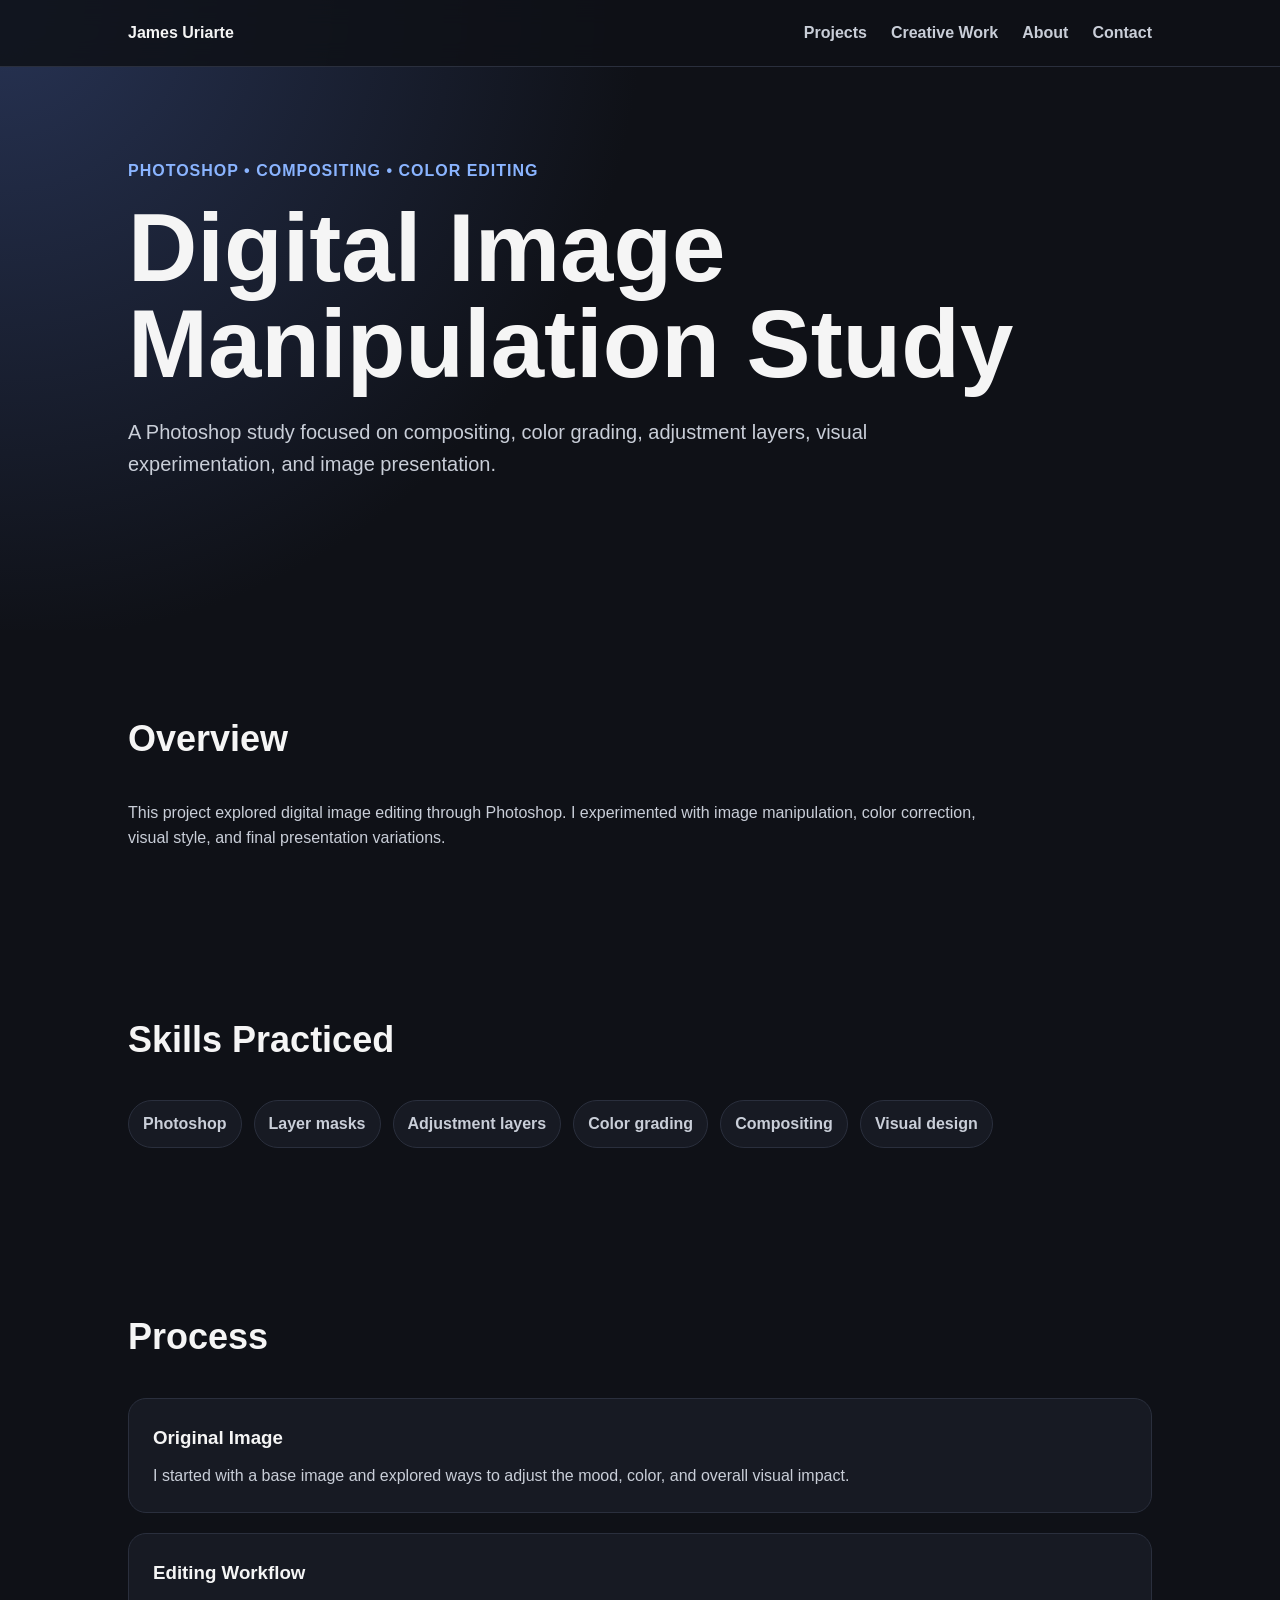
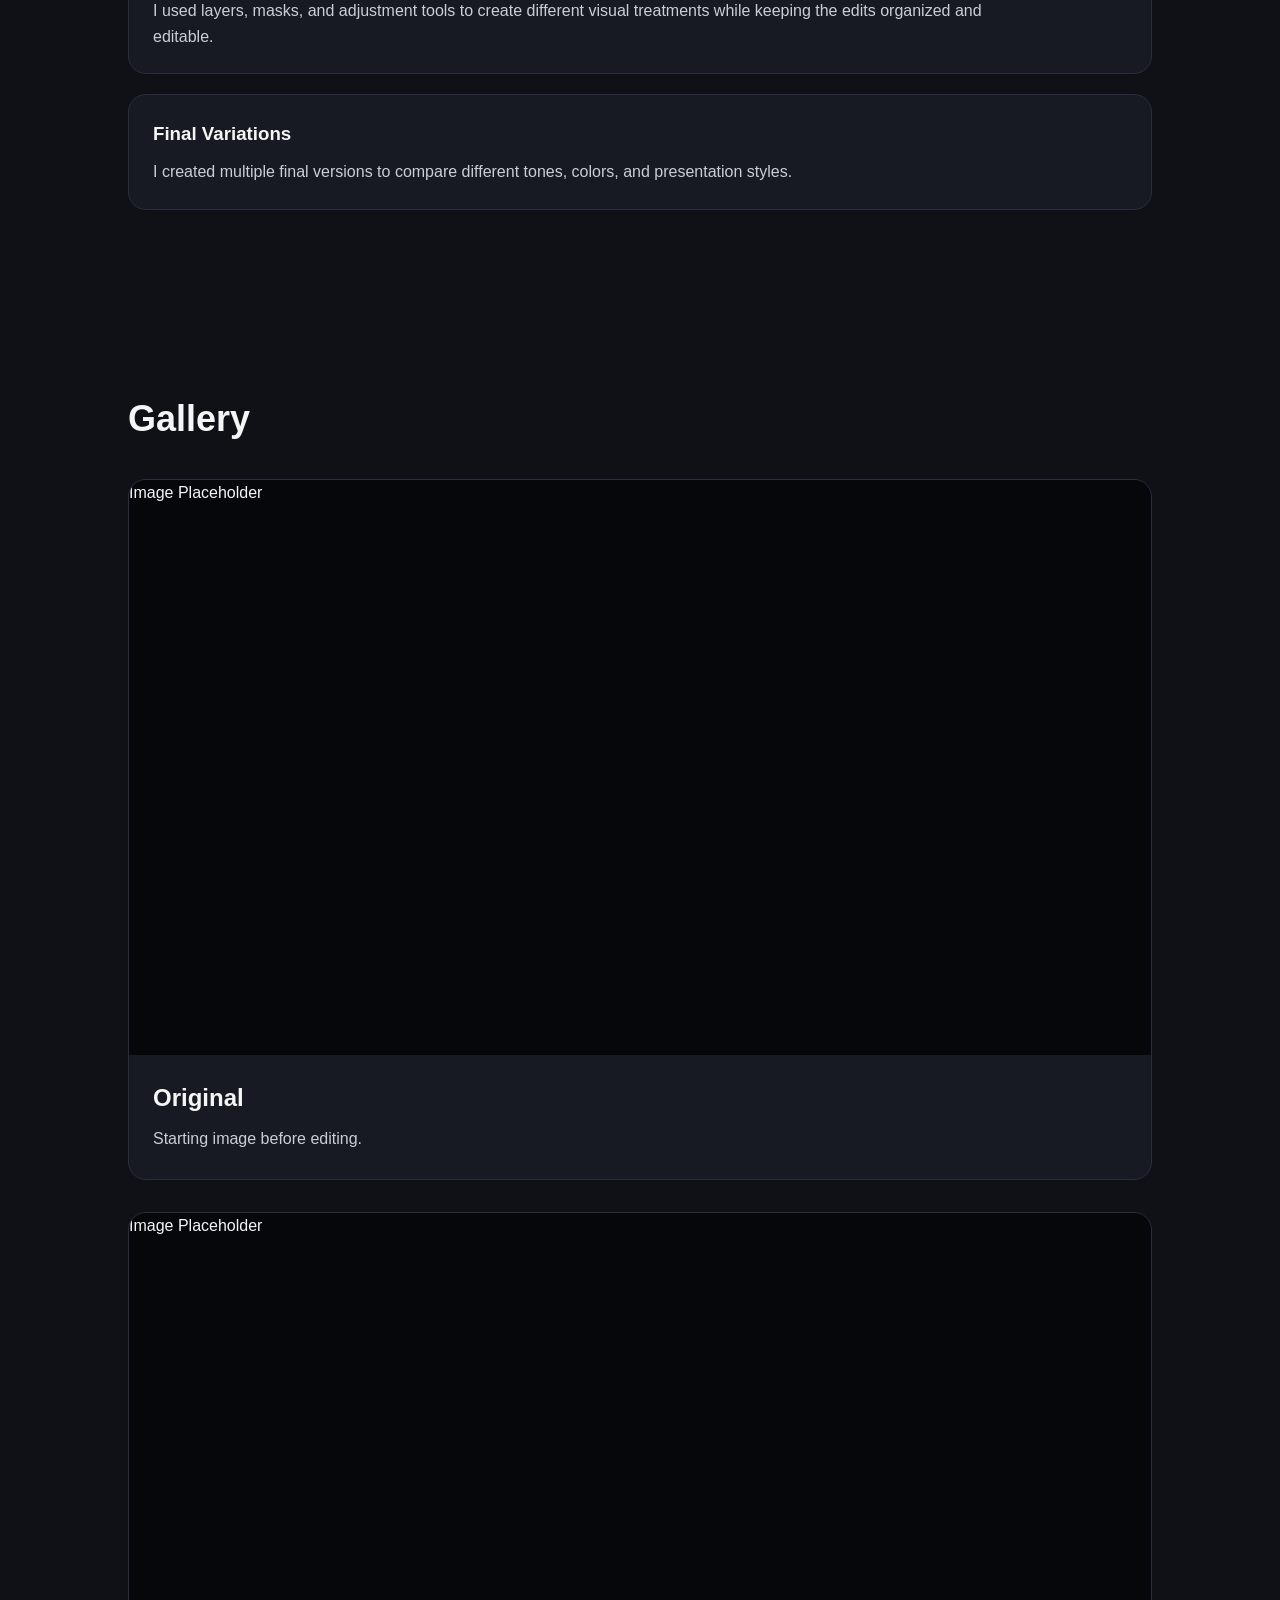
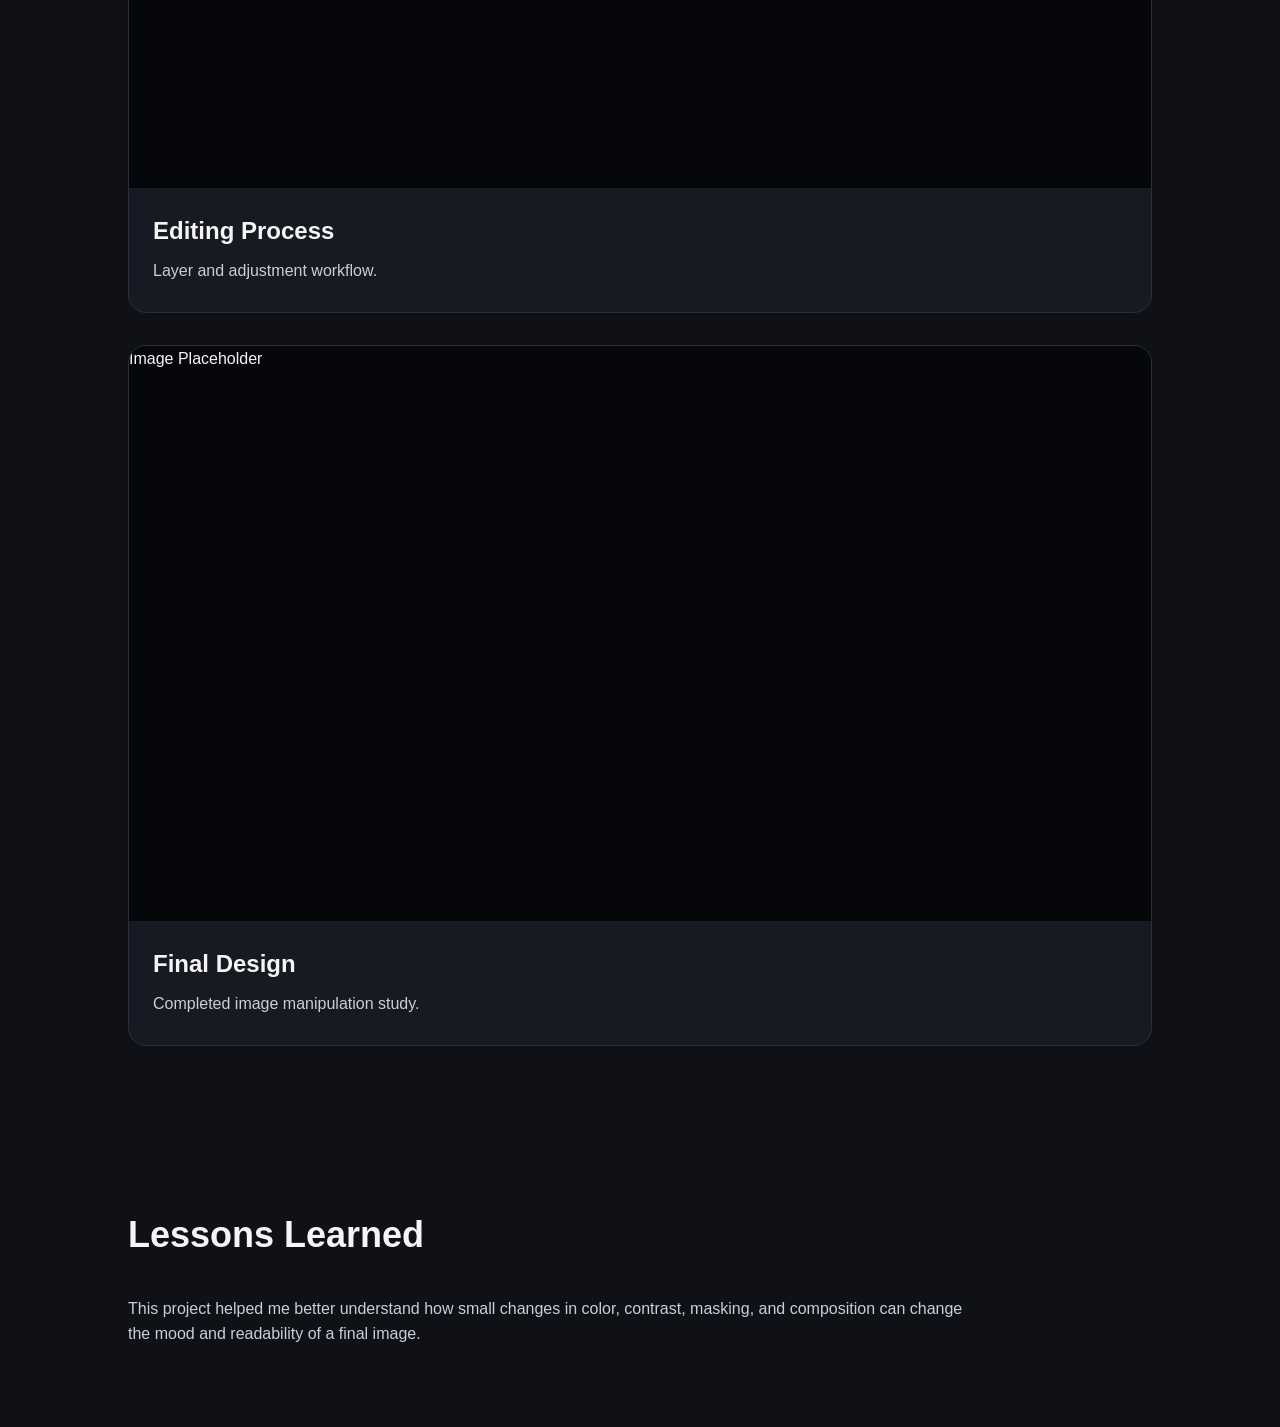
<file: projects/digital-image-manipulation.html>
<!DOCTYPE html>
<html lang="en">
<head>
  <meta charset="UTF-8" />
  <meta name="viewport" content="width=device-width, initial-scale=1.0" />
  <title>Digital Image Manipulation Study | James Uriarte</title>
  <link rel="stylesheet" href="../style.css" />
</head>
<body>
  <nav class="navbar">
    <a href="../index.html" class="logo">James Uriarte</a>

    <div class="nav-links">
      <a href="../index.html#projects">Projects</a>
      <a href="../index.html#creative-work">Creative Work</a>
      <a href="../index.html#about">About</a>
      <a href="../index.html#contact">Contact</a>
    </div>
  </nav>

  <header class="hero project-hero">
    <p class="eyebrow">Photoshop • Compositing • Color Editing</p>
    <h1>Digital Image Manipulation Study</h1>
    <p class="hero-text">
      A Photoshop study focused on compositing, color grading, adjustment layers,
      visual experimentation, and image presentation.
    </p>
  </header>

  <main>
    <section class="section">
      <h2>Overview</h2>
      <p>
        This project explored digital image editing through Photoshop. I experimented with
        image manipulation, color correction, visual style, and final presentation variations.
      </p>
    </section>

    <section class="section">
      <h2>Skills Practiced</h2>
      <div class="tag-list">
        <span>Photoshop</span>
        <span>Layer masks</span>
        <span>Adjustment layers</span>
        <span>Color grading</span>
        <span>Compositing</span>
        <span>Visual design</span>
      </div>
    </section>

    <section class="section">
      <h2>Process</h2>

      <div class="case-study-block">
        <h3>Original Image</h3>
        <p>
          I started with a base image and explored ways to adjust the mood, color, and overall
          visual impact.
        </p>
      </div>

      <div class="case-study-block">
        <h3>Editing Workflow</h3>
        <p>
          I used layers, masks, and adjustment tools to create different visual treatments while
          keeping the edits organized and editable.
        </p>
      </div>

      <div class="case-study-block">
        <h3>Final Variations</h3>
        <p>
          I created multiple final versions to compare different tones, colors, and presentation styles.
        </p>
      </div>
    </section>

    <section class="section">
      <h2>Gallery</h2>
      <div class="project-grid">
        <div class="project-card">
          <div class="project-media">Image Placeholder</div>
          <h3>Original</h3>
          <p>Starting image before editing.</p>
        </div>

        <div class="project-card">
          <div class="project-media">Image Placeholder</div>
          <h3>Editing Process</h3>
          <p>Layer and adjustment workflow.</p>
        </div>

        <div class="project-card">
          <div class="project-media">Image Placeholder</div>
          <h3>Final Design</h3>
          <p>Completed image manipulation study.</p>
        </div>
      </div>
    </section>

    <section class="section">
      <h2>Lessons Learned</h2>
      <p>
        This project helped me better understand how small changes in color, contrast, masking,
        and composition can change the mood and readability of a final image.
      </p>
    </section>
  </main>
</body>
</html>
</file>
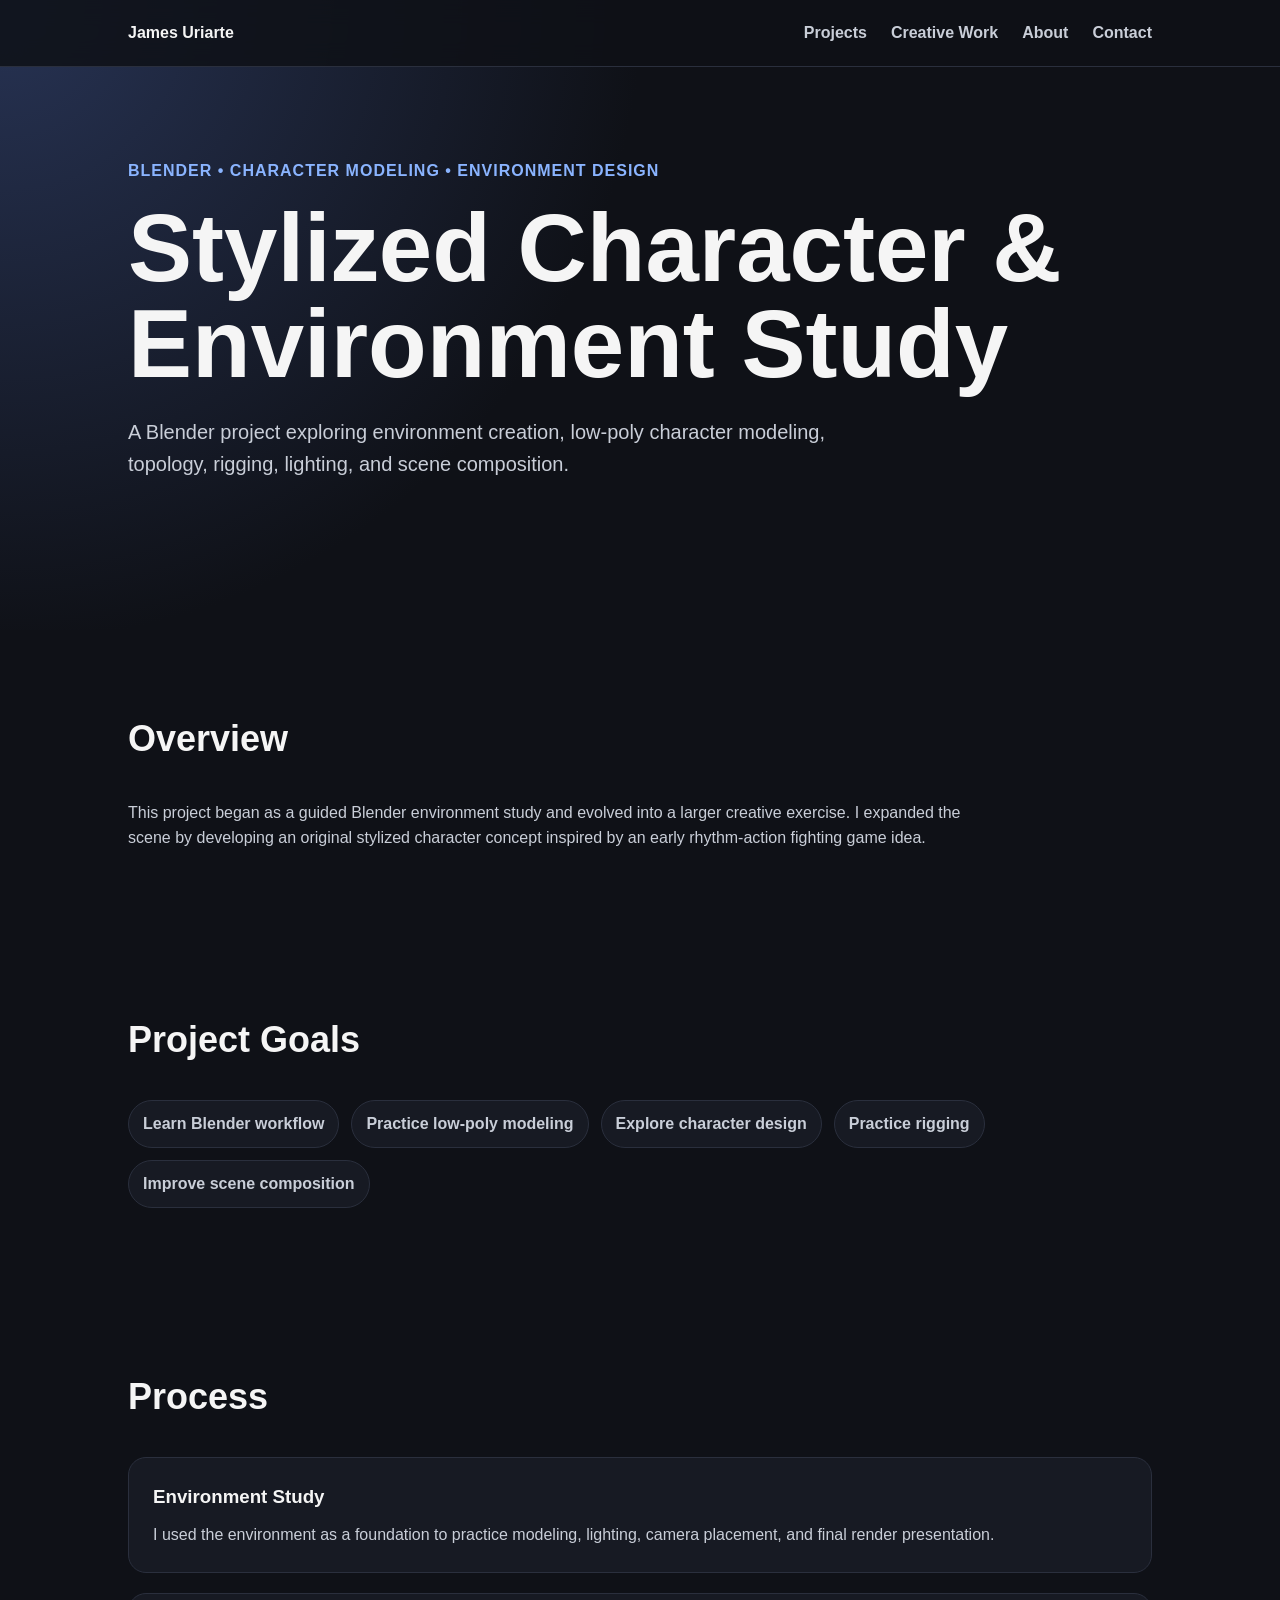
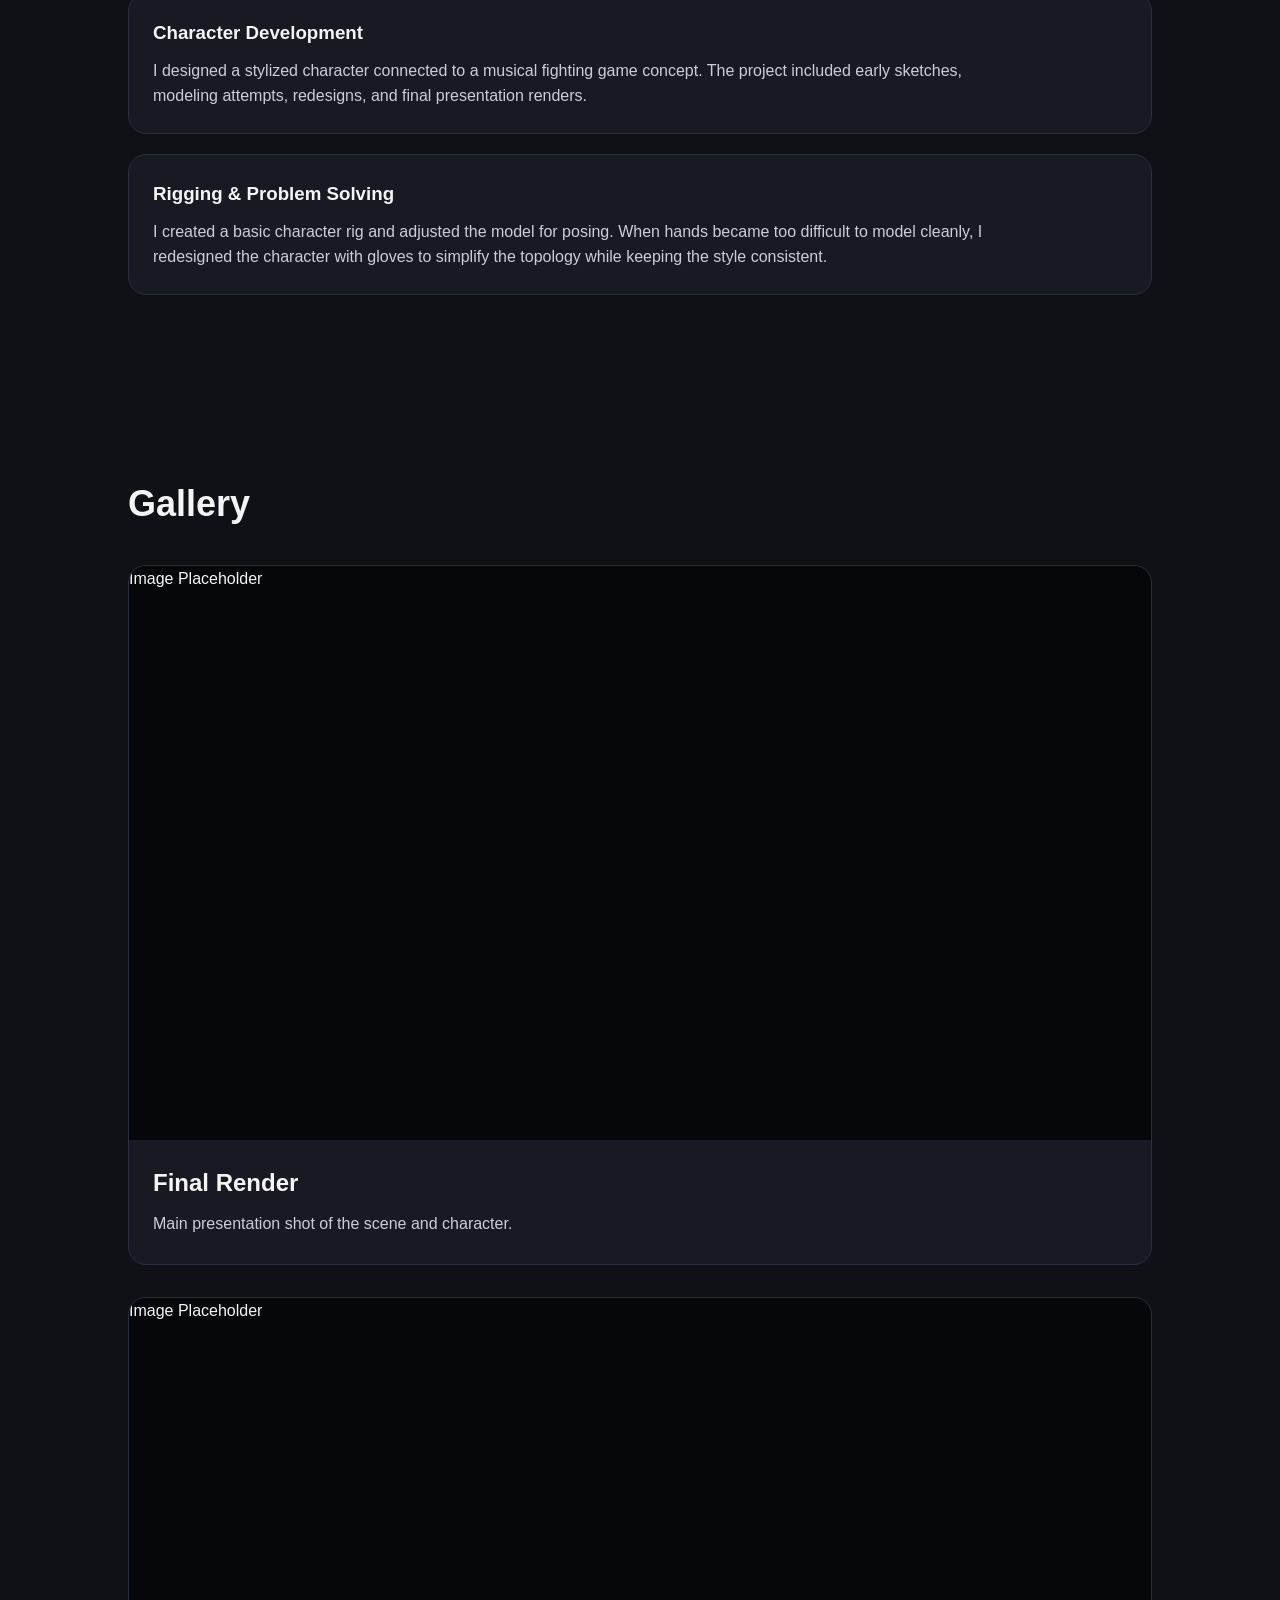
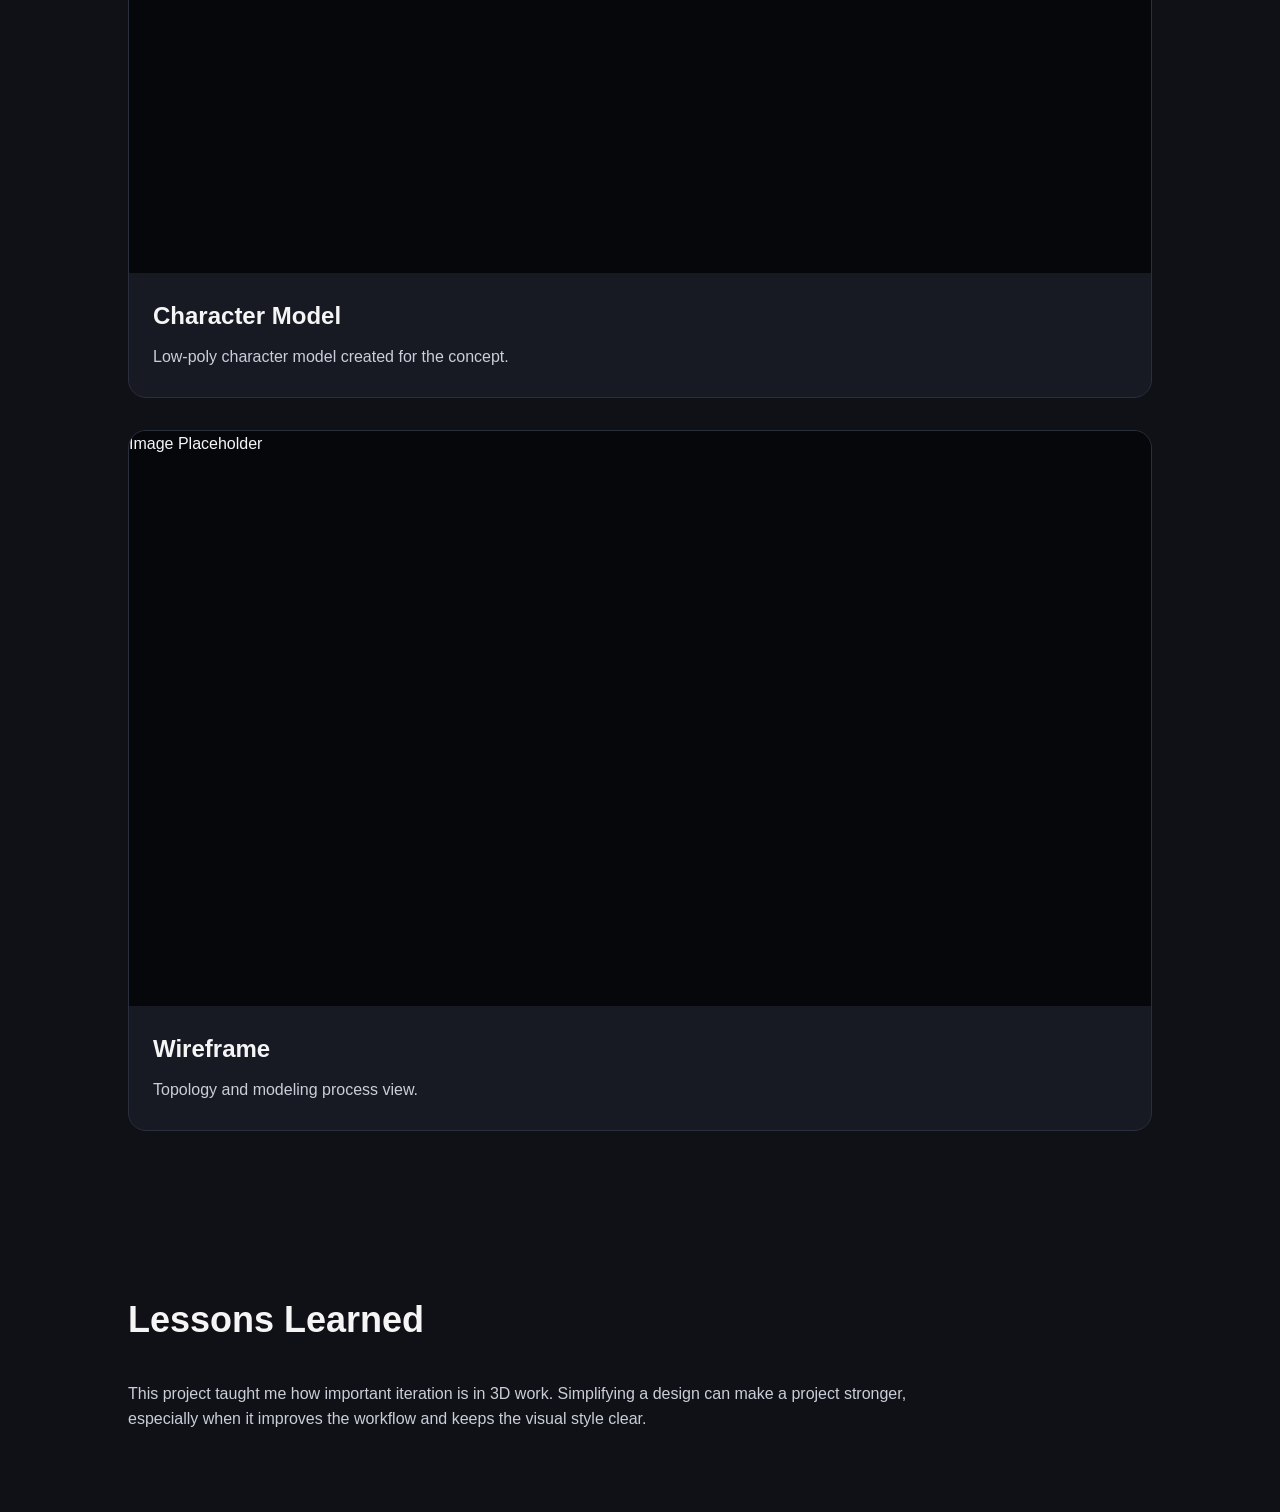
<file: projects/stylized-character-environment.html>
<!DOCTYPE html>
<html lang="en">
<head>
  <meta charset="UTF-8" />
  <meta name="viewport" content="width=device-width, initial-scale=1.0" />
  <title>Stylized Character & Environment Study | James Uriarte</title>
  <link rel="stylesheet" href="../style.css" />
</head>
<body>
  <nav class="navbar">
    <a href="../index.html" class="logo">James Uriarte</a>

    <div class="nav-links">
      <a href="../index.html#projects">Projects</a>
      <a href="../index.html#creative-work">Creative Work</a>
      <a href="../index.html#about">About</a>
      <a href="../index.html#contact">Contact</a>
    </div>
  </nav>

  <header class="hero project-hero">
    <p class="eyebrow">Blender • Character Modeling • Environment Design</p>
    <h1>Stylized Character & Environment Study</h1>
    <p class="hero-text">
      A Blender project exploring environment creation, low-poly character modeling,
      topology, rigging, lighting, and scene composition.
    </p>
  </header>

  <main>
    <section class="section">
      <h2>Overview</h2>
      <p>
        This project began as a guided Blender environment study and evolved into a larger
        creative exercise. I expanded the scene by developing an original stylized character
        concept inspired by an early rhythm-action fighting game idea.
      </p>
    </section>

    <section class="section">
      <h2>Project Goals</h2>
      <div class="tag-list">
        <span>Learn Blender workflow</span>
        <span>Practice low-poly modeling</span>
        <span>Explore character design</span>
        <span>Practice rigging</span>
        <span>Improve scene composition</span>
      </div>
    </section>

    <section class="section">
      <h2>Process</h2>

      <div class="case-study-block">
        <h3>Environment Study</h3>
        <p>
          I used the environment as a foundation to practice modeling, lighting, camera placement,
          and final render presentation.
        </p>
      </div>

      <div class="case-study-block">
        <h3>Character Development</h3>
        <p>
          I designed a stylized character connected to a musical fighting game concept. The project
          included early sketches, modeling attempts, redesigns, and final presentation renders.
        </p>
      </div>

      <div class="case-study-block">
        <h3>Rigging & Problem Solving</h3>
        <p>
          I created a basic character rig and adjusted the model for posing. When hands became too
          difficult to model cleanly, I redesigned the character with gloves to simplify the topology
          while keeping the style consistent.
        </p>
      </div>
    </section>

    <section class="section">
      <h2>Gallery</h2>
      <div class="project-grid">
        <div class="project-card">
          <div class="project-media">Image Placeholder</div>
          <h3>Final Render</h3>
          <p>Main presentation shot of the scene and character.</p>
        </div>

        <div class="project-card">
          <div class="project-media">Image Placeholder</div>
          <h3>Character Model</h3>
          <p>Low-poly character model created for the concept.</p>
        </div>

        <div class="project-card">
          <div class="project-media">Image Placeholder</div>
          <h3>Wireframe</h3>
          <p>Topology and modeling process view.</p>
        </div>
      </div>
    </section>

    <section class="section">
      <h2>Lessons Learned</h2>
      <p>
        This project taught me how important iteration is in 3D work. Simplifying a design can make
        a project stronger, especially when it improves the workflow and keeps the visual style clear.
      </p>
    </section>
  </main>
</body>
</html>
</file>
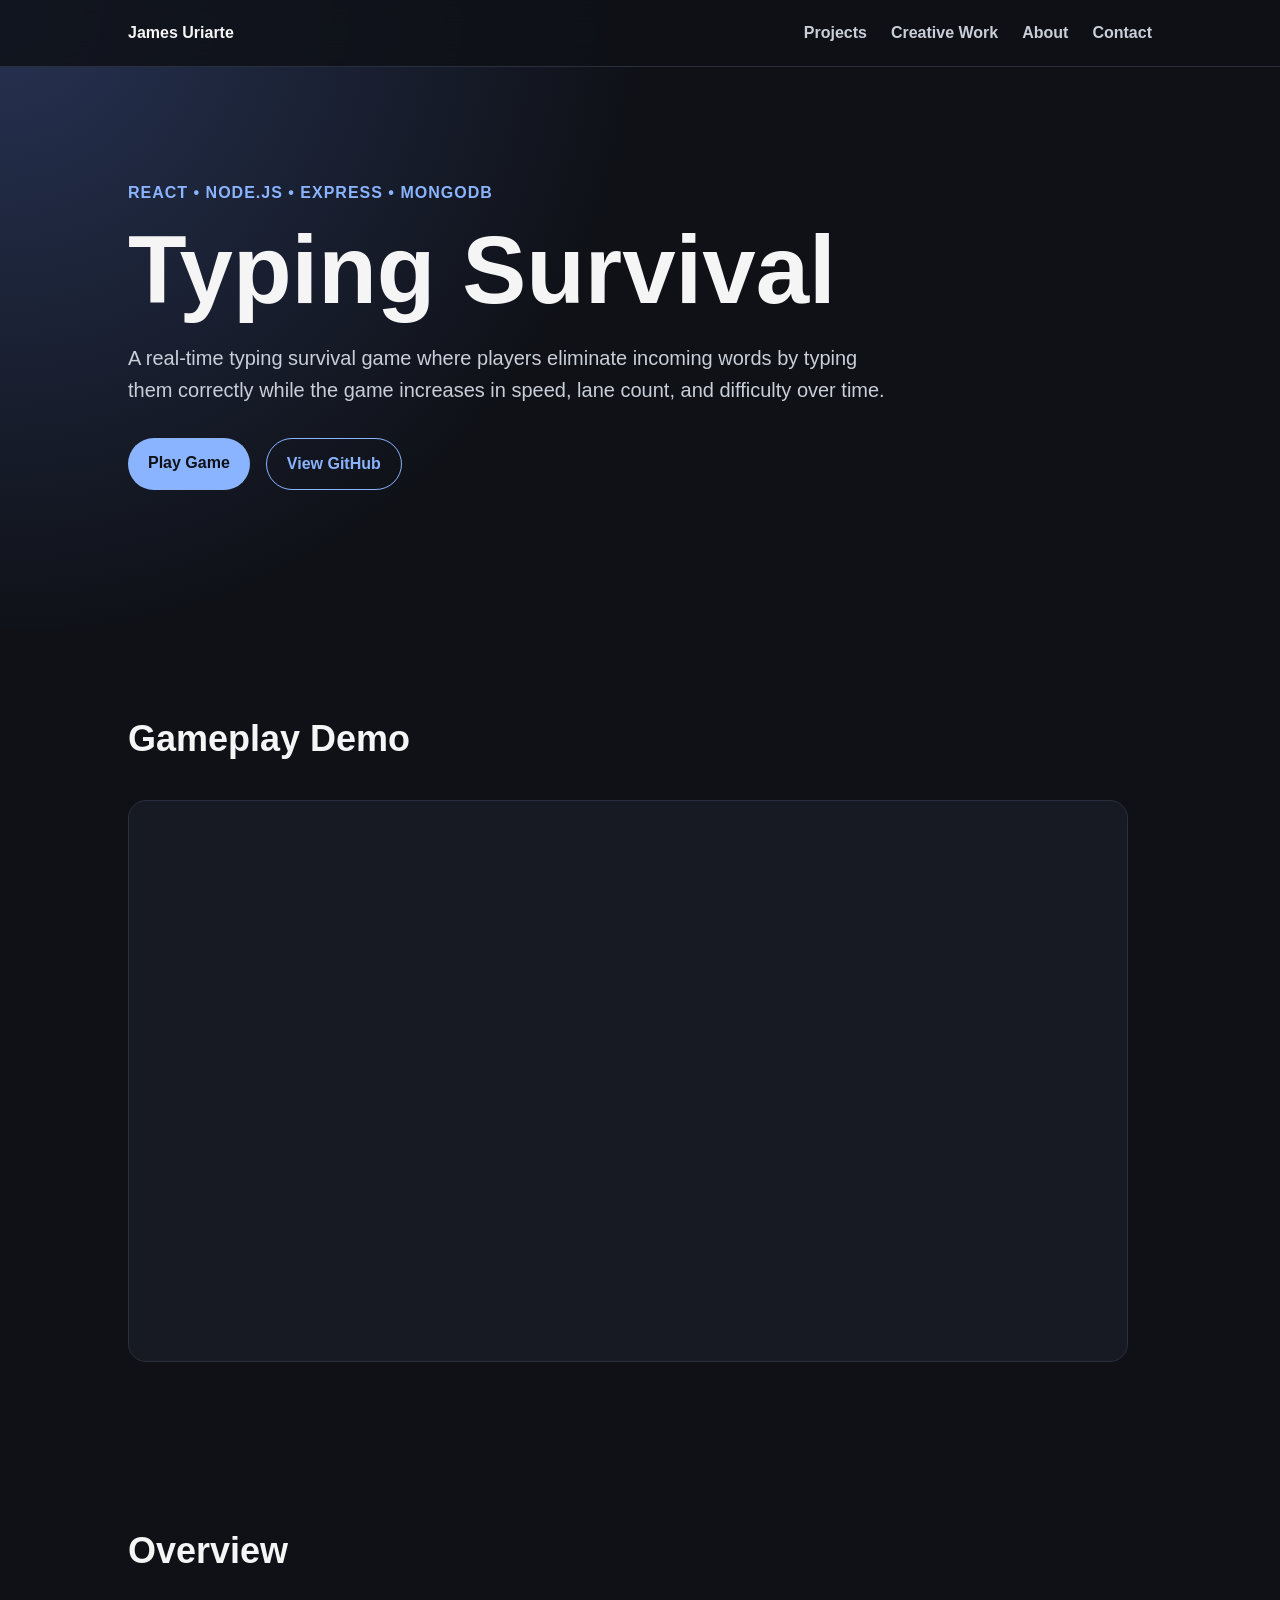
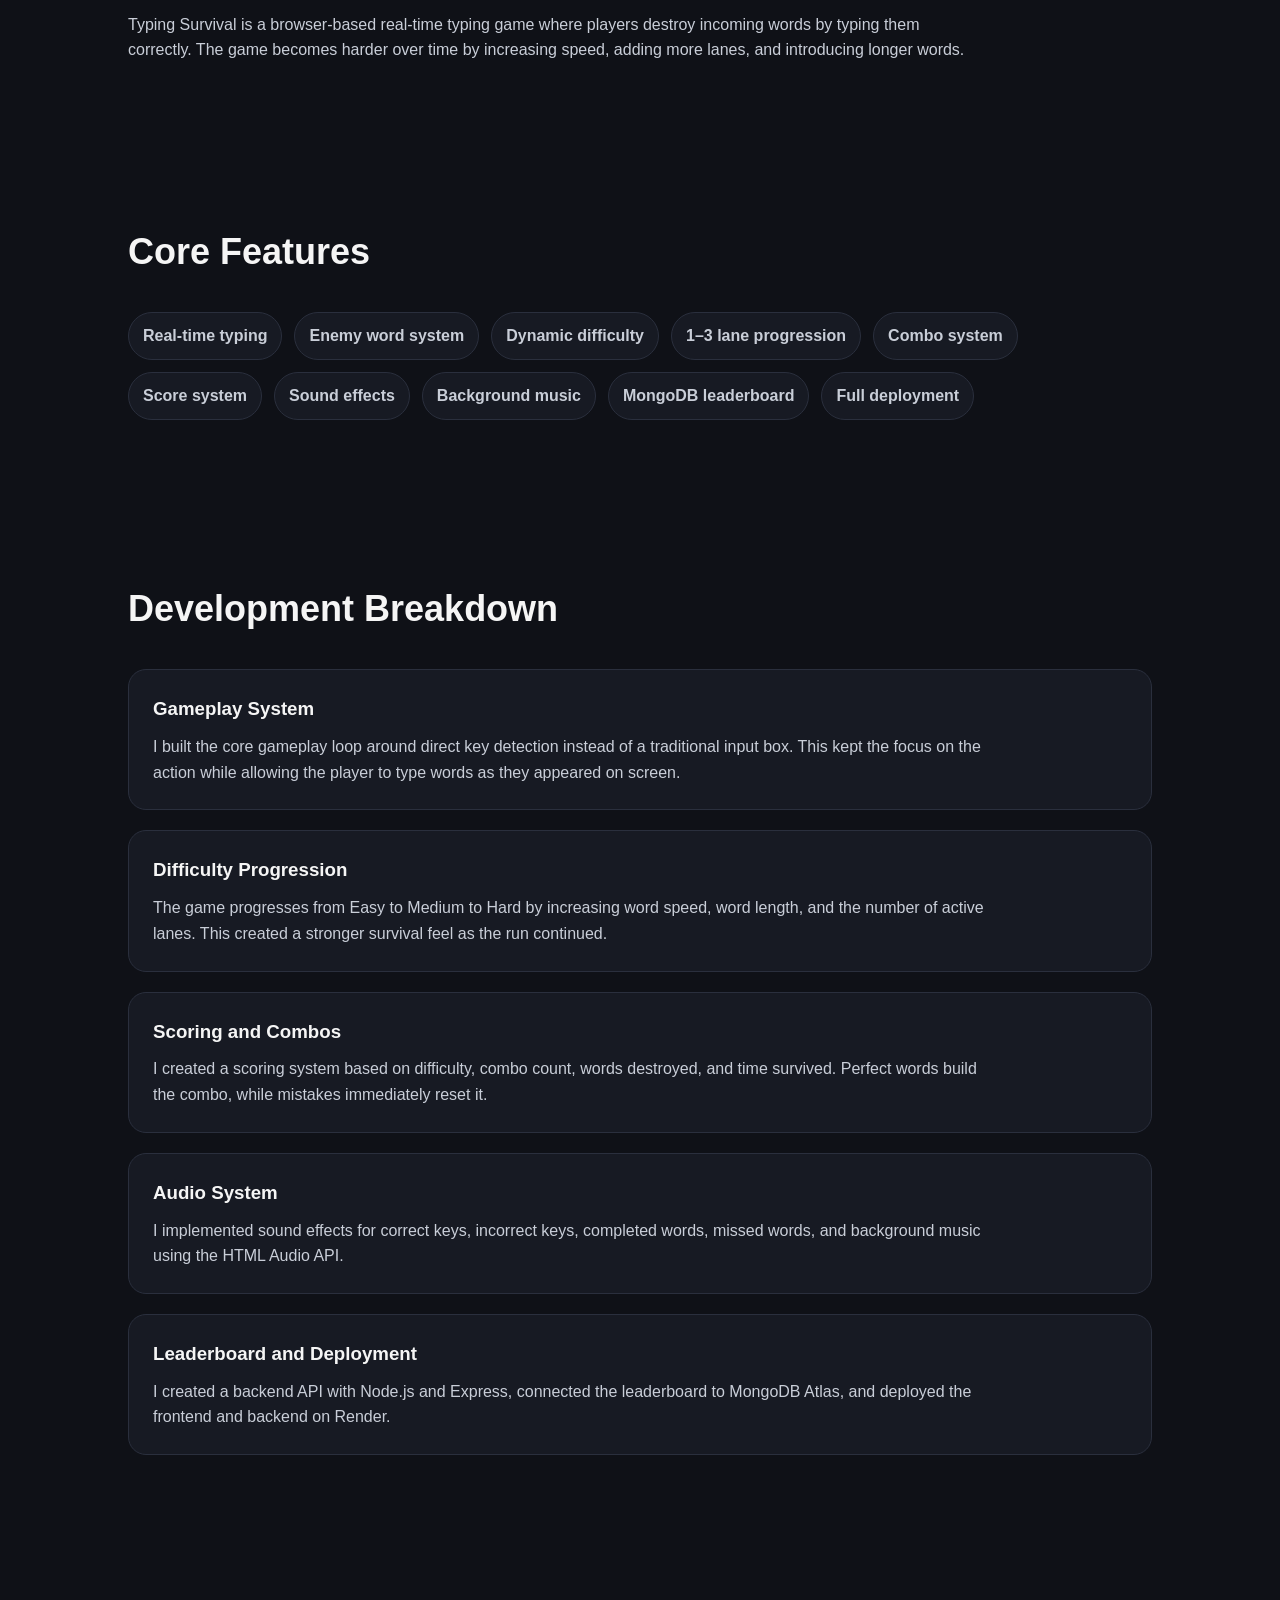
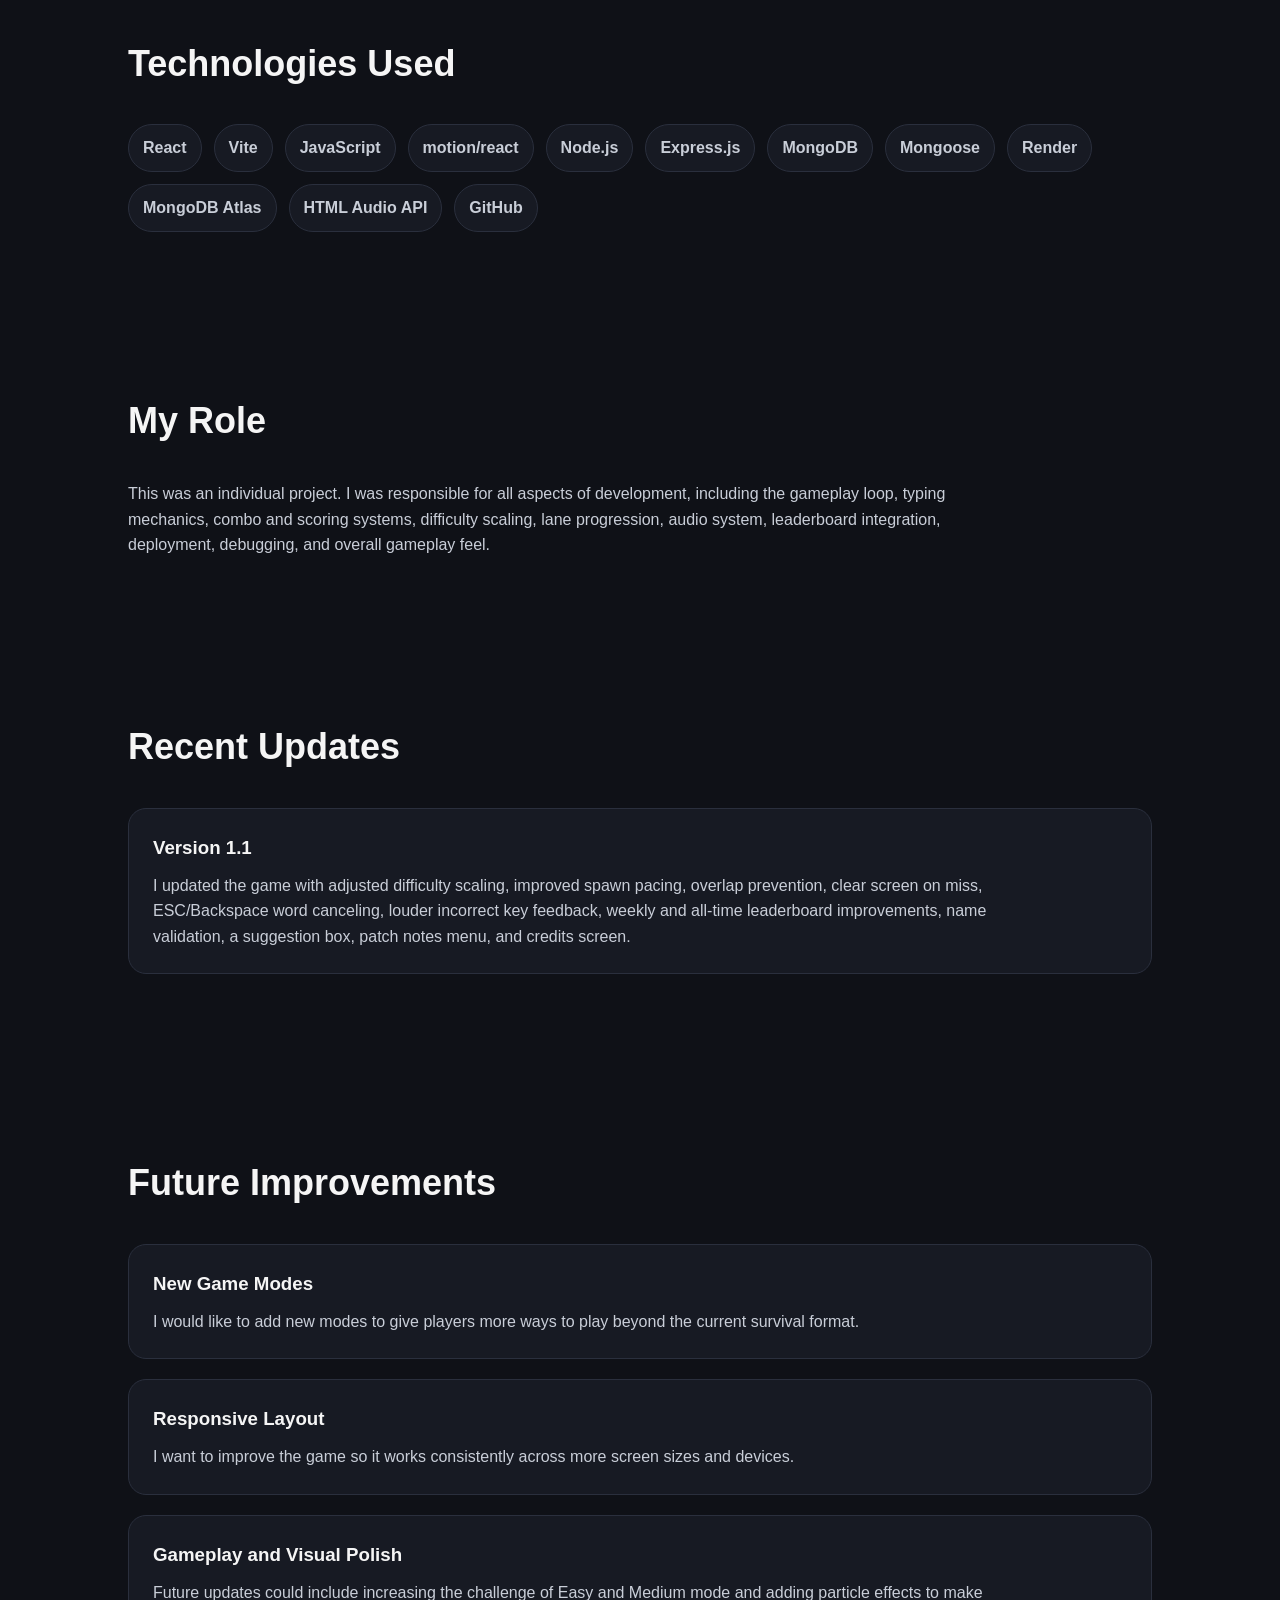
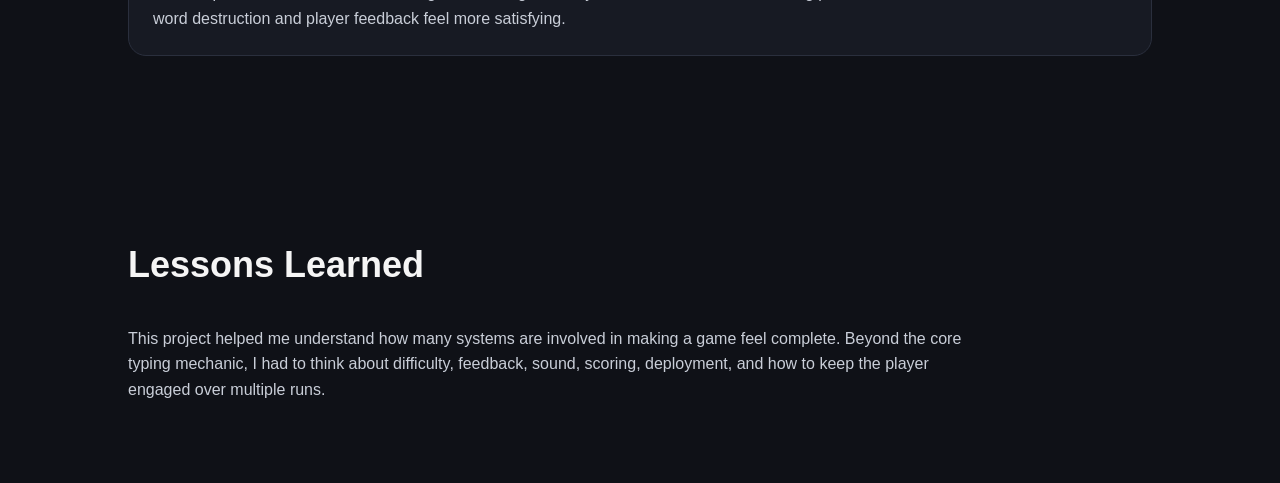
<file: projects/typing-survival-game.html>
<!DOCTYPE html>
<html lang="en">
<head>
  <meta charset="UTF-8" />
  <meta name="viewport" content="width=device-width, initial-scale=1.0" />
  <title>Typing Survival | James Uriarte</title>
  <link rel="stylesheet" href="../style.css" />
</head>
<body>
  <nav class="navbar">
    <a href="../index.html" class="logo">James Uriarte</a>

    <div class="nav-links">
      <a href="../index.html#projects">Projects</a>
      <a href="../index.html#creative-work">Creative Work</a>
      <a href="../index.html#about">About</a>
      <a href="../index.html#contact">Contact</a>
    </div>
  </nav>

  <header class="hero project-hero">
    <p class="eyebrow">React • Node.js • Express • MongoDB</p>
    <h1>Typing Survival</h1>
    <p class="hero-text">
      A real-time typing survival game where players eliminate incoming words by typing them correctly
      while the game increases in speed, lane count, and difficulty over time.
    </p>

    <div class="hero-buttons">
      <a href="https://typing-survival.onrender.com/" target="_blank" class="button primary">Play Game</a>
      <a href="https://github.com/J1mmyCrazy/typing-survival-game" target="_blank" class="button secondary">View GitHub</a>
    </div>
  </header>

  <main>
    <section class="section">
      <h2>Gameplay Demo</h2>

      <div class="video-embed">
        <iframe
          src="https://www.youtube.com/embed/VIDEO_ID_HERE"
          title="Typing Survival gameplay demo"
          allowfullscreen>
        </iframe>
      </div>
    </section>

    <section class="section">
      <h2>Overview</h2>
      <p>
        Typing Survival is a browser-based real-time typing game where players destroy incoming words
        by typing them correctly. The game becomes harder over time by increasing speed, adding more lanes,
        and introducing longer words.
      </p>
    </section>

    <section class="section">
      <h2>Core Features</h2>

      <div class="tag-list">
        <span>Real-time typing</span>
        <span>Enemy word system</span>
        <span>Dynamic difficulty</span>
        <span>1–3 lane progression</span>
        <span>Combo system</span>
        <span>Score system</span>
        <span>Sound effects</span>
        <span>Background music</span>
        <span>MongoDB leaderboard</span>
        <span>Full deployment</span>
      </div>
    </section>

    <section class="section">
      <h2>Development Breakdown</h2>

      <div class="case-study-block">
        <h3>Gameplay System</h3>
        <p>
          I built the core gameplay loop around direct key detection instead of a traditional input box.
          This kept the focus on the action while allowing the player to type words as they appeared on screen.
        </p>
      </div>

      <div class="case-study-block">
        <h3>Difficulty Progression</h3>
        <p>
          The game progresses from Easy to Medium to Hard by increasing word speed, word length, and the number
          of active lanes. This created a stronger survival feel as the run continued.
        </p>
      </div>

      <div class="case-study-block">
        <h3>Scoring and Combos</h3>
        <p>
          I created a scoring system based on difficulty, combo count, words destroyed, and time survived.
          Perfect words build the combo, while mistakes immediately reset it.
        </p>
      </div>

      <div class="case-study-block">
        <h3>Audio System</h3>
        <p>
          I implemented sound effects for correct keys, incorrect keys, completed words, missed words,
          and background music using the HTML Audio API.
        </p>
      </div>

      <div class="case-study-block">
        <h3>Leaderboard and Deployment</h3>
        <p>
          I created a backend API with Node.js and Express, connected the leaderboard to MongoDB Atlas,
          and deployed the frontend and backend on Render.
        </p>
      </div>
    </section>

    <section class="section">
      <h2>Technologies Used</h2>

      <div class="tag-list">
        <span>React</span>
        <span>Vite</span>
        <span>JavaScript</span>
        <span>motion/react</span>
        <span>Node.js</span>
        <span>Express.js</span>
        <span>MongoDB</span>
        <span>Mongoose</span>
        <span>Render</span>
        <span>MongoDB Atlas</span>
        <span>HTML Audio API</span>
        <span>GitHub</span>
      </div>
    </section>

    <section class="section">
      <h2>My Role</h2>
      <p>
        This was an individual project. I was responsible for all aspects of development, including the gameplay
        loop, typing mechanics, combo and scoring systems, difficulty scaling, lane progression, audio system,
        leaderboard integration, deployment, debugging, and overall gameplay feel.
      </p>
    </section>

   <section class="section">
  <h2>Recent Updates</h2>

  <div class="case-study-block">
    <h3>Version 1.1</h3>
    <p>
      I updated the game with adjusted difficulty scaling, improved spawn pacing, overlap prevention,
      clear screen on miss, ESC/Backspace word canceling, louder incorrect key feedback, weekly and
      all-time leaderboard improvements, name validation, a suggestion box, patch notes menu, and credits screen.
    </p>
  </div>
</section>

<section class="section">
  <h2>Future Improvements</h2>

  <div class="case-study-block">
    <h3>New Game Modes</h3>
    <p>
      I would like to add new modes to give players more ways to play beyond the current survival format.
    </p>
  </div>

  <div class="case-study-block">
    <h3>Responsive Layout</h3>
    <p>
      I want to improve the game so it works consistently across more screen sizes and devices.
    </p>
  </div>

  <div class="case-study-block">
    <h3>Gameplay and Visual Polish</h3>
    <p>
      Future updates could include increasing the challenge of Easy and Medium mode and adding particle effects
      to make word destruction and player feedback feel more satisfying.
    </p>
  </div>
</section>

    <section class="section">
      <h2>Lessons Learned</h2>
      <p>
        This project helped me understand how many systems are involved in making a game feel complete.
        Beyond the core typing mechanic, I had to think about difficulty, feedback, sound, scoring, deployment,
        and how to keep the player engaged over multiple runs.
      </p>
    </section>
  </main>
</body>
</html>
</file>
<file: style.css>
* {
  box-sizing: border-box;
  margin: 0;
  padding: 0;
}

html {
  scroll-behavior: smooth;
}

body {
  font-family: Arial, Helvetica, sans-serif;
  background: #0f1117;
  color: #f5f5f5;
  line-height: 1.6;
}

a {
  color: inherit;
}

.navbar {
  position: fixed;
  top: 0;
  width: 100%;
  padding: 20px 10%;
  display: flex;
  justify-content: space-between;
  align-items: center;
  background: rgba(15, 17, 23, 0.85);
  backdrop-filter: blur(12px);
  border-bottom: 1px solid #2a2f3d;
  z-index: 100;
}

.logo {
  text-decoration: none;
  font-weight: bold;
  color: #f5f5f5;
}

.nav-links {
  display: flex;
  gap: 24px;
}

.nav-links a {
  text-decoration: none;
  color: #c9ced8;
  font-weight: bold;
}

.nav-links a:hover {
  color: #8ab4ff;
}

.hero {
  min-height: 100vh;
  display: flex;
  flex-direction: column;
  justify-content: center;
  padding: 120px 10% 80px;
  background: radial-gradient(circle at top left, #273354, #0f1117 45%);
}

.project-hero {
  min-height: 70vh;
}

.eyebrow {
  color: #8ab4ff;
  font-weight: bold;
  letter-spacing: 1px;
  text-transform: uppercase;
  margin-bottom: 16px;
}

h1 {
  font-size: clamp(3rem, 8vw, 6rem);
  line-height: 1;
  margin-bottom: 24px;
}

.hero-text {
  max-width: 760px;
  font-size: 1.25rem;
  color: #c9ced8;
  margin-bottom: 32px;
}

.hero-buttons {
  display: flex;
  gap: 16px;
  flex-wrap: wrap;
}

.button {
  text-decoration: none;
  padding: 12px 20px;
  border-radius: 999px;
  font-weight: bold;
  transition: all 0.25s ease;
}

.button:hover {
  transform: translateY(-2px);
}

.primary {
  background: #8ab4ff;
  color: #0f1117;
}

.secondary {
  border: 1px solid #8ab4ff;
  color: #8ab4ff;
}

.section {
  padding: 80px 10%;
}

.section h2 {
  font-size: 2.25rem;
  margin-bottom: 32px;
}

.project-grid {
  display: grid;
  grid-template-columns: 1fr;
  gap: 32px;
}

.project-card {
  background: #171a23;
  border: 1px solid #2a2f3d;
  border-radius: 18px;
  overflow: hidden;
  padding-bottom: 28px;
  transition: transform 0.2s ease, border-color 0.2s ease;
}

.project-card:hover {
  transform: translateY(-6px);
  border-color: #8ab4ff;
}

.project-media {
  width: 100%;
  aspect-ratio: 16 / 9;
  background: #05070b;
  overflow: hidden;
  margin-bottom: 24px;
}

.project-media img,
.project-media video {
  width: 100%;
  height: 100%;
  object-fit: contain;
  background: #05070b;
}

.project-card h3,
.project-card p {
  padding: 0 24px;
}

.project-card h3 {
  margin-bottom: 8px;
  font-size: 1.5rem;
}

.project-card p {
  color: #c9ced8;
}

.link-card {
  display: block;
  text-decoration: none;
  color: inherit;
}

.hover-preview {
  position: relative;
}

.preview-image,
.preview-gif {
  position: absolute;
  inset: 0;
}

.preview-gif {
  opacity: 0;
  transition: opacity 0.25s ease;
}

.project-card:hover .preview-gif {
  opacity: 1;
}

.project-tech {
  color: #8ab4ff !important;
  font-weight: bold;
  margin-bottom: 8px;
}

.view-project {
  display: inline-block;
  padding: 16px 24px 0;
  color: #8ab4ff;
  font-weight: bold;
}

#about p,
#contact p {
  max-width: 850px;
  color: #c9ced8;
  margin-bottom: 12px;
}

.tag-list {
  display: flex;
  flex-wrap: wrap;
  gap: 12px;
}

.tag-list span {
  background: #171a23;
  border: 1px solid #2a2f3d;
  color: #c9ced8;
  padding: 10px 14px;
  border-radius: 999px;
  font-weight: bold;
}

.case-study-block {
  background: #171a23;
  border: 1px solid #2a2f3d;
  border-radius: 18px;
  padding: 24px;
  margin-bottom: 20px;
}

.case-study-block h3 {
  margin-bottom: 10px;
}

.case-study-block p,
.section p {
  max-width: 850px;
  color: #c9ced8;
}

.video-embed {
  position: relative;
  width: 100%;
  max-width: 1000px;
  aspect-ratio: 16 / 9;
  background: #171a23;
  border: 1px solid #2a2f3d;
  border-radius: 18px;
  overflow: hidden;
}

.video-embed iframe {
  width: 100%;
  height: 100%;
  border: 0;
}

@media (min-width: 900px) {
  #creative-work .project-grid {
    grid-template-columns: repeat(2, 1fr);
  }
}

@media (max-width: 700px) {
  .navbar {
    position: static;
    flex-direction: column;
    gap: 12px;
  }

  .nav-links {
    flex-wrap: wrap;
    justify-content: center;
    gap: 14px;
  }

  .hero {
    min-height: auto;
    padding-top: 80px;
  }

  .section {
    padding: 60px 6%;
  }
}
</file>
